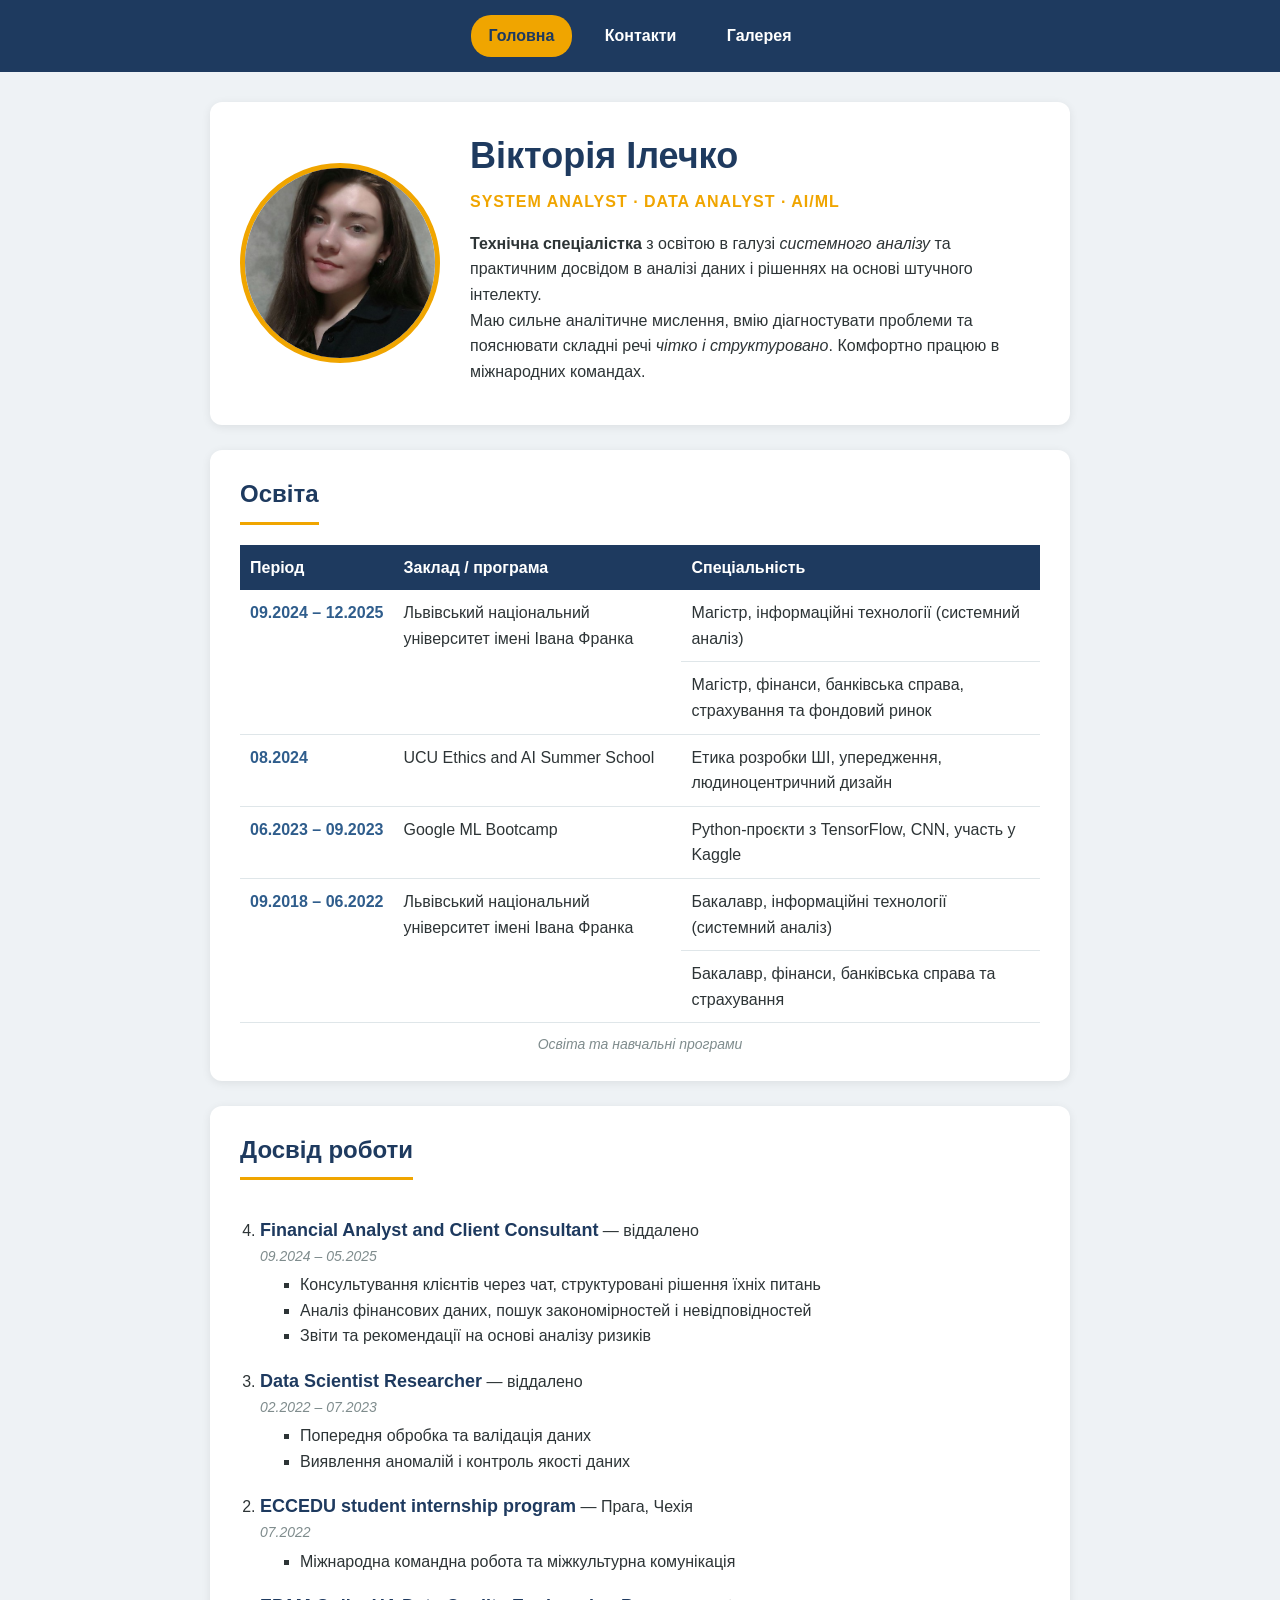
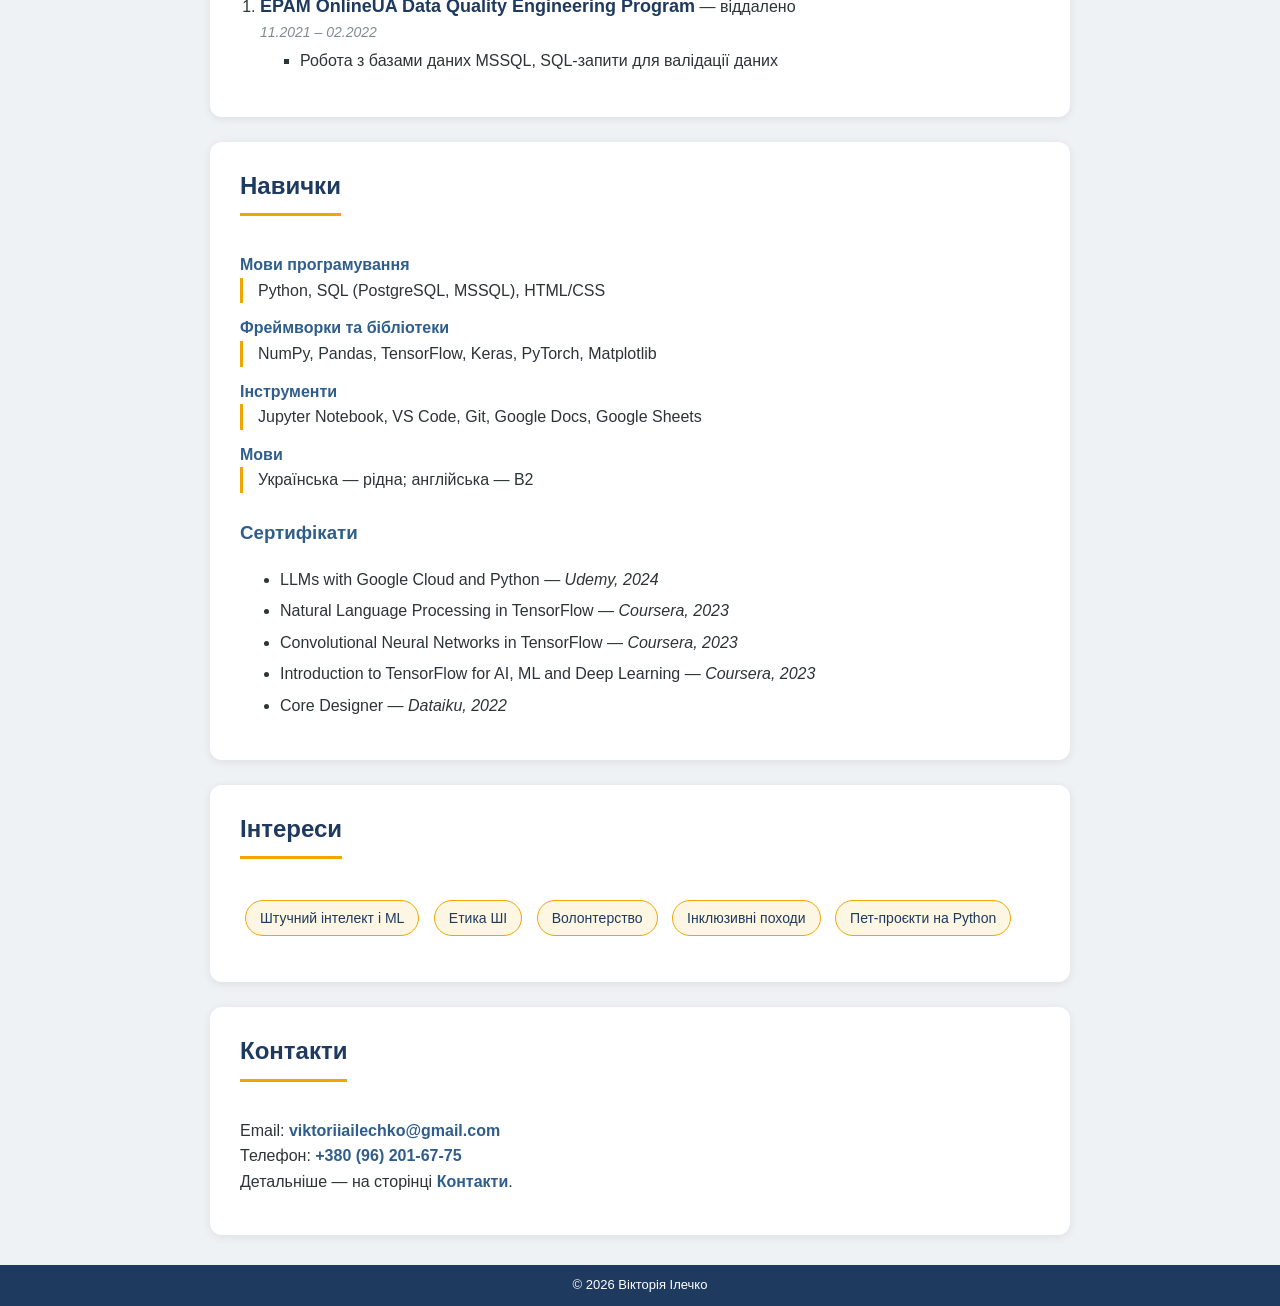
<file: site/index.html>
<!DOCTYPE html>
<html lang="uk">
<head>
    <meta charset="UTF-8">
    <meta name="viewport" content="width=device-width, initial-scale=1.0">
    <title>Вікторія Ілечко — Резюме</title>
    <link rel="stylesheet" href="css/style.css">
</head>
<body>

    <header id="site-header">
        <nav class="nav">
            <a class="nav-link active" href="index.html">Головна</a>
            <a class="nav-link" href="pages/contact.html">Контакти</a>
            <a class="nav-link" href="pages/gallery.html">Галерея</a>
        </nav>
    </header>

    <main class="container">

        <section id="about" class="card about">
            <img class="profile-photo" src="photo/profile.jpg" alt="Фото Вікторії Ілечко">
            <div class="about-text">
                <h1 class="name">Вікторія Ілечко</h1>
                <p class="subtitle">System Analyst · Data Analyst · AI/ML</p>
                <p>
                    <strong>Технічна спеціалістка</strong> з освітою в галузі <em>системного аналізу</em>
                    та практичним досвідом в аналізі даних і рішеннях на основі штучного інтелекту.
                    <br>
                    Маю сильне аналітичне мислення, вмію діагностувати проблеми та пояснювати складні речі
                    <em>чітко і структуровано</em>. Комфортно працюю в міжнародних командах.
                </p>
            </div>
        </section>

        <section id="education" class="card">
            <h2 class="section-title">Освіта</h2>
            <table class="edu-table">
                <caption>Освіта та навчальні програми</caption>
                <thead>
                    <tr>
                        <th>Період</th>
                        <th>Заклад / програма</th>
                        <th>Спеціальність</th>
                    </tr>
                </thead>
                <tbody>
                    <tr>
                        <td class="period" rowspan="2">09.2024 – 12.2025</td>
                        <td rowspan="2">Львівський національний університет імені Івана Франка</td>
                        <td>Магістр, інформаційні технології (системний аналіз)</td>
                    </tr>
                    <tr>
                        <td>Магістр, фінанси, банківська справа, страхування та фондовий ринок</td>
                    </tr>
                    <tr>
                        <td class="period">08.2024</td>
                        <td>UCU Ethics and AI Summer School</td>
                        <td>Етика розробки ШІ, упередження, людиноцентричний дизайн</td>
                    </tr>
                    <tr>
                        <td class="period">06.2023 – 09.2023</td>
                        <td>Google ML Bootcamp</td>
                        <td>Python-проєкти з TensorFlow, CNN, участь у Kaggle</td>
                    </tr>
                    <tr>
                        <td class="period" rowspan="2">09.2018 – 06.2022</td>
                        <td rowspan="2">Львівський національний університет імені Івана Франка</td>
                        <td>Бакалавр, інформаційні технології (системний аналіз)</td>
                    </tr>
                    <tr>
                        <td>Бакалавр, фінанси, банківська справа та страхування</td>
                    </tr>
                </tbody>
            </table>
        </section>

        <section id="experience" class="card">
            <h2 class="section-title">Досвід роботи</h2>
            <ol class="experience-list" reversed>
                <li class="job">
                    <strong class="job-title">Financial Analyst and Client Consultant</strong> — віддалено
                    <em class="job-period">09.2024 – 05.2025</em>
                    <ul class="job-tasks">
                        <li>Консультування клієнтів через чат, структуровані рішення їхніх питань</li>
                        <li>Аналіз фінансових даних, пошук закономірностей і невідповідностей</li>
                        <li>Звіти та рекомендації на основі аналізу ризиків</li>
                    </ul>
                </li>
                <li class="job">
                    <strong class="job-title">Data Scientist Researcher</strong> — віддалено
                    <em class="job-period">02.2022 – 07.2023</em>
                    <ul class="job-tasks">
                        <li>Попередня обробка та валідація даних</li>
                        <li>Виявлення аномалій і контроль якості даних</li>
                    </ul>
                </li>
                <li class="job">
                    <strong class="job-title">ECCEDU student internship program</strong> — Прага, Чехія
                    <em class="job-period">07.2022</em>
                    <ul class="job-tasks">
                        <li>Міжнародна командна робота та міжкультурна комунікація</li>
                    </ul>
                </li>
                <li class="job">
                    <strong class="job-title">EPAM OnlineUA Data Quality Engineering Program</strong> — віддалено
                    <em class="job-period">11.2021 – 02.2022</em>
                    <ul class="job-tasks">
                        <li>Робота з базами даних MSSQL, SQL-запити для валідації даних</li>
                    </ul>
                </li>
            </ol>
        </section>

        <section id="skills" class="card">
            <h2 class="section-title">Навички</h2>
            <dl class="skills-list">
                <dt>Мови програмування</dt>
                <dd>Python, SQL (PostgreSQL, MSSQL), HTML/CSS</dd>

                <dt>Фреймворки та бібліотеки</dt>
                <dd>NumPy, Pandas, TensorFlow, Keras, PyTorch, Matplotlib</dd>

                <dt>Інструменти</dt>
                <dd>Jupyter Notebook, VS Code, Git, Google Docs, Google Sheets</dd>

                <dt>Мови</dt>
                <dd>Українська — рідна; англійська — B2</dd>
            </dl>

            <h3 class="subsection-title">Сертифікати</h3>
            <ul class="cert-list">
                <li>LLMs with Google Cloud and Python — <em>Udemy, 2024</em></li>
                <li>Natural Language Processing in TensorFlow — <em>Coursera, 2023</em></li>
                <li>Convolutional Neural Networks in TensorFlow — <em>Coursera, 2023</em></li>
                <li>Introduction to TensorFlow for AI, ML and Deep Learning — <em>Coursera, 2023</em></li>
                <li>Core Designer — <em>Dataiku, 2022</em></li>
            </ul>
        </section>

        <section id="interests" class="card">
            <h2 class="section-title">Інтереси</h2>
            <ul class="interests-list">
                <li class="tag">Штучний інтелект і ML</li>
                <li class="tag">Етика ШІ</li>
                <li class="tag">Волонтерство</li>
                <li class="tag">Інклюзивні походи</li>
                <li class="tag">Пет-проєкти на Python</li>
            </ul>
        </section>

        <section id="contacts" class="card">
            <h2 class="section-title">Контакти</h2>
            <p class="contact-line">
                Email: <a class="link" href="mailto:viktoriiailechko@gmail.com">viktoriiailechko@gmail.com</a><br>
                Телефон: <a class="link" href="tel:+380962016775">+380 (96) 201-67-75</a><br>
                Детальніше — на сторінці <a class="link" href="pages/contact.html">Контакти</a>.
            </p>
        </section>

    </main>

    <footer id="site-footer">
        <h6>© 2026 Вікторія Ілечко</h6>
    </footer>

</body>
</html>
</file>
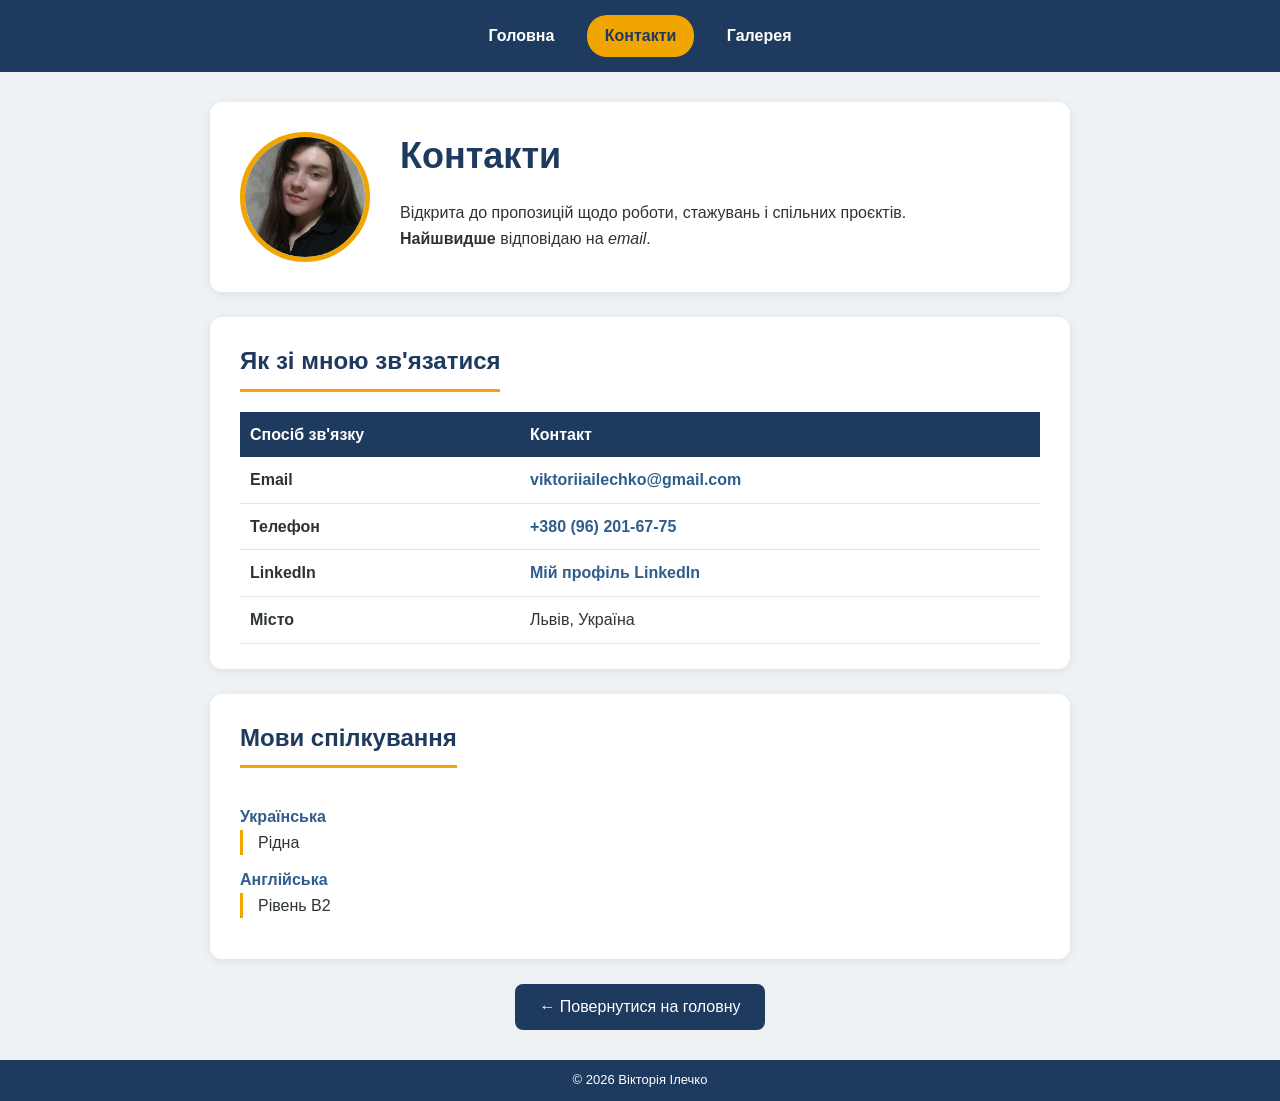
<file: site/pages/contact.html>
<!DOCTYPE html>
<html lang="uk">
<head>
    <meta charset="UTF-8">
    <meta name="viewport" content="width=device-width, initial-scale=1.0">
    <title>Контакти — Вікторія Ілечко</title>
    <link rel="stylesheet" href="../css/style.css">
</head>
<body>

    <header id="site-header">
        <nav class="nav">
            <a class="nav-link" href="../index.html">Головна</a>
            <a class="nav-link active" href="contact.html">Контакти</a>
            <a class="nav-link" href="gallery.html">Галерея</a>
        </nav>
    </header>

    <main class="container">

        <section id="contact-intro" class="card about">
            <img class="profile-photo small" src="../photo/profile.jpg" alt="Фото Вікторії Ілечко">
            <div class="about-text">
                <h1 class="name">Контакти</h1>
                <p>
                    Відкрита до пропозицій щодо роботи, стажувань і спільних проєктів.<br>
                    <strong>Найшвидше</strong> відповідаю на <em>email</em>.
                </p>
            </div>
        </section>

        <section id="contact-table" class="card">
            <h2 class="section-title">Як зі мною зв'язатися</h2>
            <table class="contact-table">
                <thead>
                    <tr>
                        <th>Спосіб зв'язку</th>
                        <th>Контакт</th>
                    </tr>
                </thead>
                <tbody>
                    <tr>
                        <td class="contact-type">Email</td>
                        <td><a class="link" href="mailto:viktoriiailechko@gmail.com">viktoriiailechko@gmail.com</a></td>
                    </tr>
                    <tr>
                        <td class="contact-type">Телефон</td>
                        <td><a class="link" href="tel:+380962016775">+380 (96) 201-67-75</a></td>
                    </tr>
                    <tr>
                        <td class="contact-type">LinkedIn</td>
                        <!-- TODO: заміни посилання на свій профіль LinkedIn -->
                        <td><a class="link" href="https://www.linkedin.com/" target="_blank">Мій профіль LinkedIn</a></td>
                    </tr>
                    <tr>
                        <td class="contact-type">Місто</td>
                        <td>Львів, Україна</td>
                    </tr>
                </tbody>
            </table>
        </section>

        <section id="languages" class="card">
            <h2 class="section-title">Мови спілкування</h2>
            <dl class="skills-list">
                <dt>Українська</dt>
                <dd>Рідна</dd>
                <dt>Англійська</dt>
                <dd>Рівень B2</dd>
            </dl>
        </section>

        <p class="back"><a class="button" href="../index.html">← Повернутися на головну</a></p>

    </main>

    <footer id="site-footer">
        <h6>© 2026 Вікторія Ілечко</h6>
    </footer>

</body>
</html>
</file>
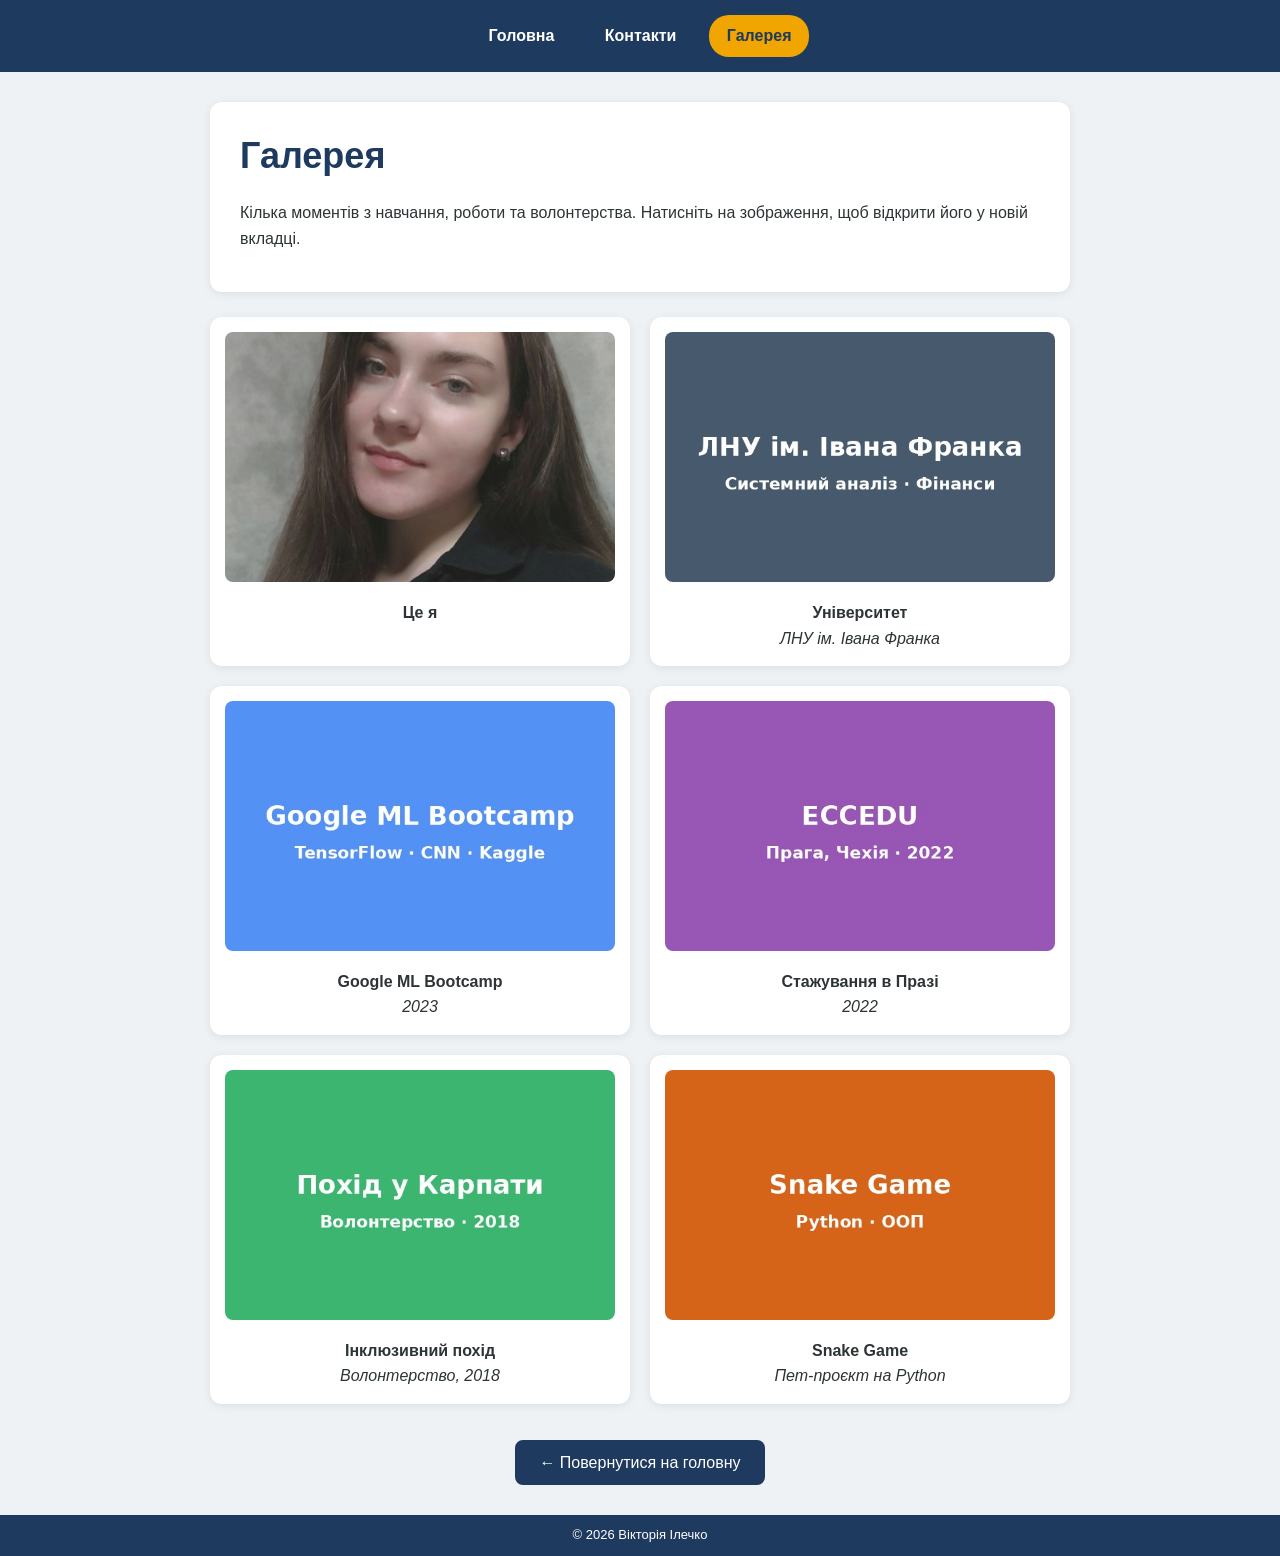
<file: site/pages/gallery.html>
<!DOCTYPE html>
<html lang="uk">
<head>
    <meta charset="UTF-8">
    <meta name="viewport" content="width=device-width, initial-scale=1.0">
    <title>Галерея — Вікторія Ілечко</title>
    <link rel="stylesheet" href="../css/style.css">
</head>
<body>

    <header id="site-header">
        <nav class="nav">
            <a class="nav-link" href="../index.html">Головна</a>
            <a class="nav-link" href="contact.html">Контакти</a>
            <a class="nav-link active" href="gallery.html">Галерея</a>
        </nav>
    </header>

    <main class="container">

        <section id="gallery-intro" class="card">
            <h1 class="name">Галерея</h1>
            <p>Кілька моментів з навчання, роботи та волонтерства. Натисніть на зображення, щоб відкрити його у новій вкладці.</p>
        </section>

        <table id="gallery" class="gallery-table">
            <tr>
                <td class="gallery-item">
                    <a href="../photo/profile.jpg" target="_blank">
                        <img class="gallery-img" src="../photo/profile.jpg" alt="Портретне фото Вікторії">
                    </a>
                    <p class="caption"><strong>Це я</strong></p>
                </td>
                <td class="gallery-item">
                    <a href="../photo/university.jpg" target="_blank">
                        <img class="gallery-img" src="../photo/university.jpg" alt="Львівський національний університет імені Івана Франка">
                    </a>
                    <p class="caption"><strong>Університет</strong><br><em>ЛНУ ім. Івана Франка</em></p>
                </td>
            </tr>
            <tr>
                <td class="gallery-item">
                    <a href="../photo/ml-bootcamp.jpg" target="_blank">
                        <img class="gallery-img" src="../photo/ml-bootcamp.jpg" alt="Google ML Bootcamp">
                    </a>
                    <p class="caption"><strong>Google ML Bootcamp</strong><br><em>2023</em></p>
                </td>
                <td class="gallery-item">
                    <a href="../photo/prague.jpg" target="_blank">
                        <img class="gallery-img" src="../photo/prague.jpg" alt="Стажування ECCEDU у Празі">
                    </a>
                    <p class="caption"><strong>Стажування в Празі</strong><br><em>2022</em></p>
                </td>
            </tr>
            <tr>
                <td class="gallery-item">
                    <a href="../photo/hiking.jpg" target="_blank">
                        <img class="gallery-img" src="../photo/hiking.jpg" alt="Волонтерський похід у Карпати">
                    </a>
                    <p class="caption"><strong>Інклюзивний похід</strong><br><em>Волонтерство, 2018</em></p>
                </td>
                <td class="gallery-item">
                    <a href="../photo/snake-game.jpg" target="_blank">
                        <img class="gallery-img" src="../photo/snake-game.jpg" alt="Пет-проєкт Snake Game на Python">
                    </a>
                    <p class="caption"><strong>Snake Game</strong><br><em>Пет-проєкт на Python</em></p>
                </td>
            </tr>
        </table>

        <p class="back"><a class="button" href="../index.html">← Повернутися на головну</a></p>

    </main>

    <footer id="site-footer">
        <h6>© 2026 Вікторія Ілечко</h6>
    </footer>

</body>
</html>
</file>
<file: site/css/style.css>
/* =========================================
   Загальні стилі
   ========================================= */
* {
    box-sizing: border-box;
}

body {
    margin: 0;
    font-family: "Segoe UI", Arial, Helvetica, sans-serif;
    font-size: 16px;
    line-height: 1.6;
    color: #2d3436;
    background-color: #eef2f5;
}

h1, h2, h3 {
    color: #1e3a5f;
}

/* =========================================
   Шапка та навігація
   ========================================= */
#site-header {
    background-color: #1e3a5f;
    padding: 15px 20px;
    text-align: center;
}

.nav-link {
    display: inline-block;
    margin: 0 5px;
    padding: 8px 18px;
    color: #ffffff;
    text-decoration: none;
    font-weight: 600;
    border-radius: 20px;
}

.nav-link:hover {
    background-color: #2f5d8c;
}

.nav-link.active {
    background-color: #f0a500;
    color: #1e3a5f;
}

/* =========================================
   Основний контейнер і картки
   ========================================= */
.container {
    max-width: 900px;
    margin: 30px auto;
    padding: 0 20px;
}

.card {
    background-color: #ffffff;
    margin-bottom: 25px;
    padding: 25px 30px;
    border-radius: 12px;
    box-shadow: 0 2px 10px rgba(0, 0, 0, 0.08);
}

.section-title {
    margin-top: 0;
    padding-bottom: 8px;
    border-bottom: 3px solid #f0a500;
    display: inline-block;
}

.subsection-title {
    margin-top: 25px;
    color: #2f5d8c;
}

/* =========================================
   Блок «Про мене»
   ========================================= */
.about {
    display: flex;
    align-items: center;
    gap: 30px;
}

.profile-photo {
    width: 200px;
    height: 200px;
    object-fit: cover;
    border-radius: 50%;
    border: 5px solid #f0a500;
    flex-shrink: 0;
}

.profile-photo.small {
    width: 130px;
    height: 130px;
}

.name {
    margin: 0;
    font-size: 36px;
}

.subtitle {
    margin: 5px 0 15px;
    color: #f0a500;
    font-weight: bold;
    text-transform: uppercase;
    letter-spacing: 1px;
}

/* =========================================
   Таблиці
   ========================================= */
.edu-table,
.contact-table {
    width: 100%;
    border-collapse: collapse;
}

.edu-table caption {
    caption-side: bottom;
    padding-top: 10px;
    font-size: 14px;
    font-style: italic;
    color: #7f8c8d;
}

.edu-table th,
.contact-table th {
    background-color: #1e3a5f;
    color: #ffffff;
    text-align: left;
    padding: 10px;
}

.edu-table td,
.contact-table td {
    padding: 10px;
    border-bottom: 1px solid #dfe6e9;
    vertical-align: top;
}

.edu-table tbody tr:hover,
.contact-table tbody tr:hover {
    background-color: #fdf6e3;
}

.period {
    font-weight: bold;
    color: #2f5d8c;
    white-space: nowrap;
}

.contact-type {
    font-weight: bold;
    width: 35%;
}

/* =========================================
   Досвід роботи
   ========================================= */
.experience-list {
    padding-left: 20px;
}

.job {
    margin-bottom: 18px;
}

.job-title {
    color: #1e3a5f;
    font-size: 18px;
}

.job-period {
    display: block;
    color: #7f8c8d;
    font-size: 14px;
}

.job-tasks {
    margin-top: 5px;
    list-style-type: square;
}

/* =========================================
   Навички, сертифікати, інтереси
   ========================================= */
.skills-list dt {
    font-weight: bold;
    color: #2f5d8c;
    margin-top: 12px;
}

.skills-list dd {
    margin-left: 0;
    padding-left: 15px;
    border-left: 3px solid #f0a500;
}

.cert-list li {
    margin-bottom: 6px;
}

.interests-list {
    padding: 0;
    list-style: none;
}

.tag {
    display: inline-block;
    margin: 5px;
    padding: 6px 14px;
    background-color: #fdf6e3;
    color: #1e3a5f;
    border: 1px solid #f0a500;
    border-radius: 20px;
    font-size: 14px;
}

/* =========================================
   Посилання та кнопки
   ========================================= */
.link {
    color: #2f5d8c;
    font-weight: 600;
    text-decoration: none;
}

.link:hover {
    color: #f0a500;
    text-decoration: underline;
}

.back {
    text-align: center;
}

.button {
    display: inline-block;
    padding: 10px 24px;
    background-color: #1e3a5f;
    color: #ffffff;
    text-decoration: none;
    border-radius: 8px;
}

.button:hover {
    background-color: #f0a500;
    color: #1e3a5f;
}

/* =========================================
   Галерея
   ========================================= */
.gallery-table {
    width: calc(100% + 40px);
    border-spacing: 20px;
    margin: -20px -20px 0;
}

.gallery-item {
    width: 50%;
    padding: 15px;
    background-color: #ffffff;
    text-align: center;
    vertical-align: top;
    border-radius: 12px;
    box-shadow: 0 2px 10px rgba(0, 0, 0, 0.08);
}

.gallery-img {
    width: 100%;
    height: 250px;
    object-fit: cover;
    border-radius: 8px;
    opacity: 0.9;
}

.gallery-img:hover {
    opacity: 1;
}

.caption {
    margin: 10px 0 0;
}

/* =========================================
   Підвал
   ========================================= */
#site-footer {
    background-color: #1e3a5f;
    color: #ffffff;
    text-align: center;
    padding: 10px;
}

#site-footer h6 {
    margin: 0;
    font-size: 13px;
    font-weight: normal;
}

/* =========================================
   Адаптивність для телефонів
   ========================================= */
@media (max-width: 600px) {
    .about {
        flex-direction: column;
        text-align: center;
    }

    .name {
        font-size: 28px;
    }

    .gallery-item {
        display: block;
        width: 100%;
        margin-bottom: 20px;
    }

    .gallery-table {
        width: 100%;
        margin: 0;
        border-spacing: 0;
    }
}
</file>
